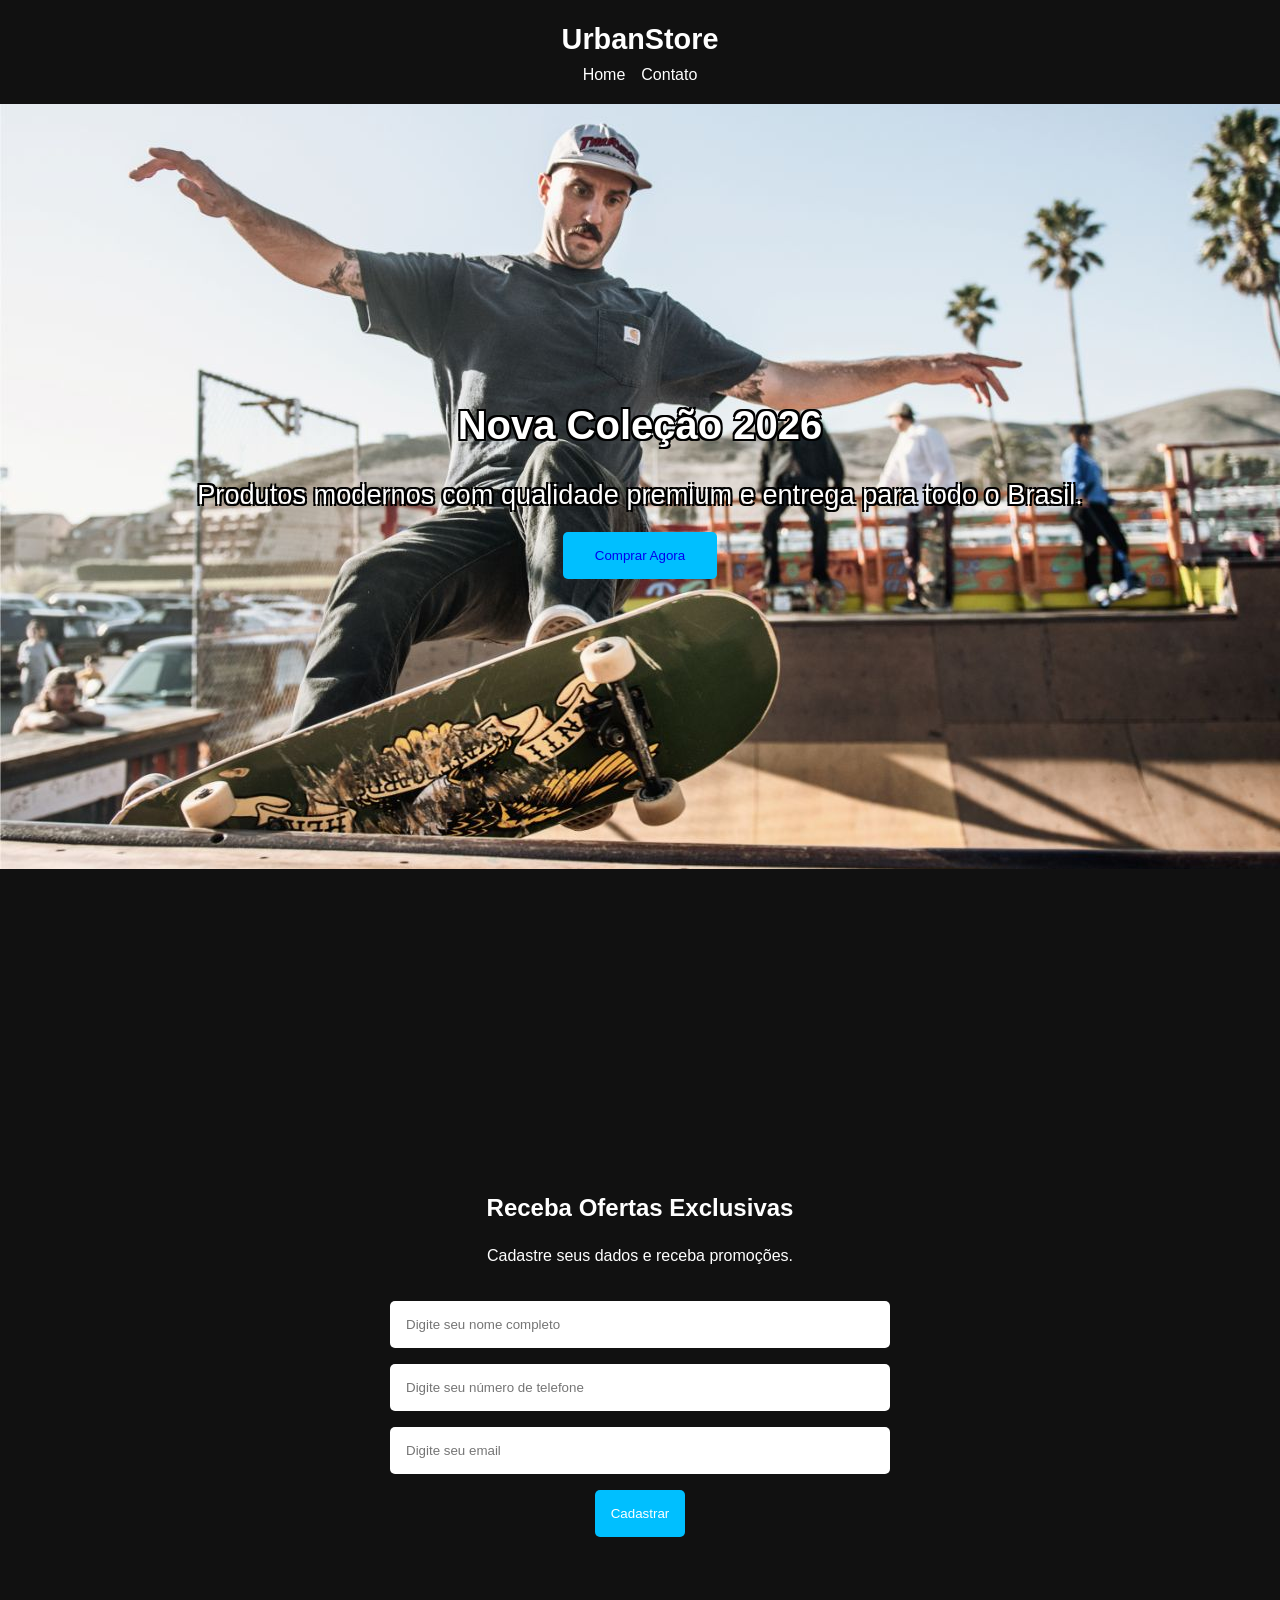
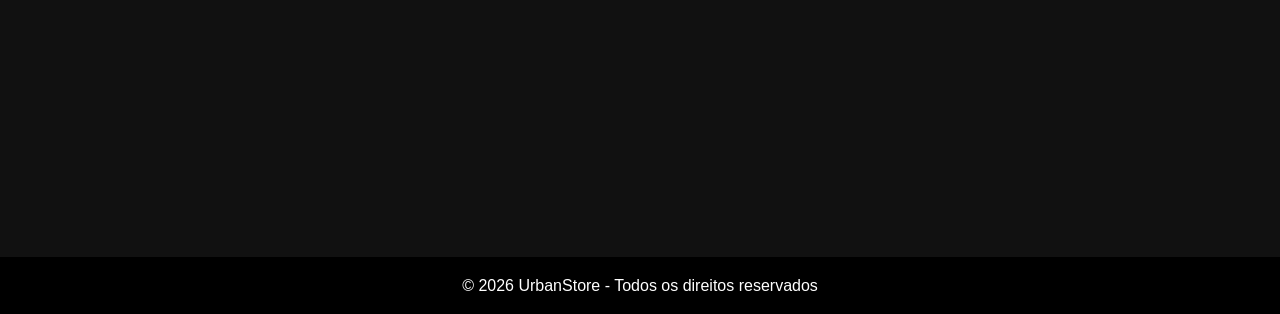
<file: trabalho_dew/index.html>
<!DOCTYPE html>
<html lang="pt-BR">
<head>
  <meta charset="UTF-8">
  <meta name="viewport" content="width=device-width, initial-scale=1.0">
  <title>UrbanStore</title>
  <link rel="stylesheet" href="style.css">
</head>
<body>

  <!-- HEADER -->
  <header class="header">

    <div class="logo">
      UrbanStore
    </div>

    <nav aria-label="Menu principal">

      <ul class="menu">

        <li><a href="#inicio">Home</a></li>
        <li><a href="#contato">Contato</a></li>

      </ul>

    </nav>

  </header>

  <!-- INICIO -->
  <section class="inicio" id="inicio">

    <div class="inicio-content">

      <h1>Nova Coleção 2026</h1>

      <p>
        Produtos modernos com qualidade premium
        e entrega para todo o Brasil.
      </p>

      <button><a href="loja.html" target="_blank">Comprar Agora</a></button>

    </div>

  </section>

  <!-- FORMULARIO -->
  <section class="formulario" id="contato">

    <h2>Receba Ofertas Exclusivas</h2>

    <p>
      Cadastre seus dados e receba promoções.
    </p>

    <form>


      <input
        type="name"
        id="name"
        placeholder="Digite seu nome completo"
        required>

      <input
        type="tel"
        id="telephone"
        placeholder="Digite seu número de telefone"
        required>

      <input
        type="email"
        id="email"
        placeholder="Digite seu email"
        required>
        

      <a href="#inicio">
        <button type="submit">Cadastrar</button>
      </a>

    </form>

  </section>

  <!-- FOOTER -->
  <footer class="footer">

    <p>
      © 2026 UrbanStore - Todos os direitos reservados
    </p>

  </footer>

</body>
</html>
</file>
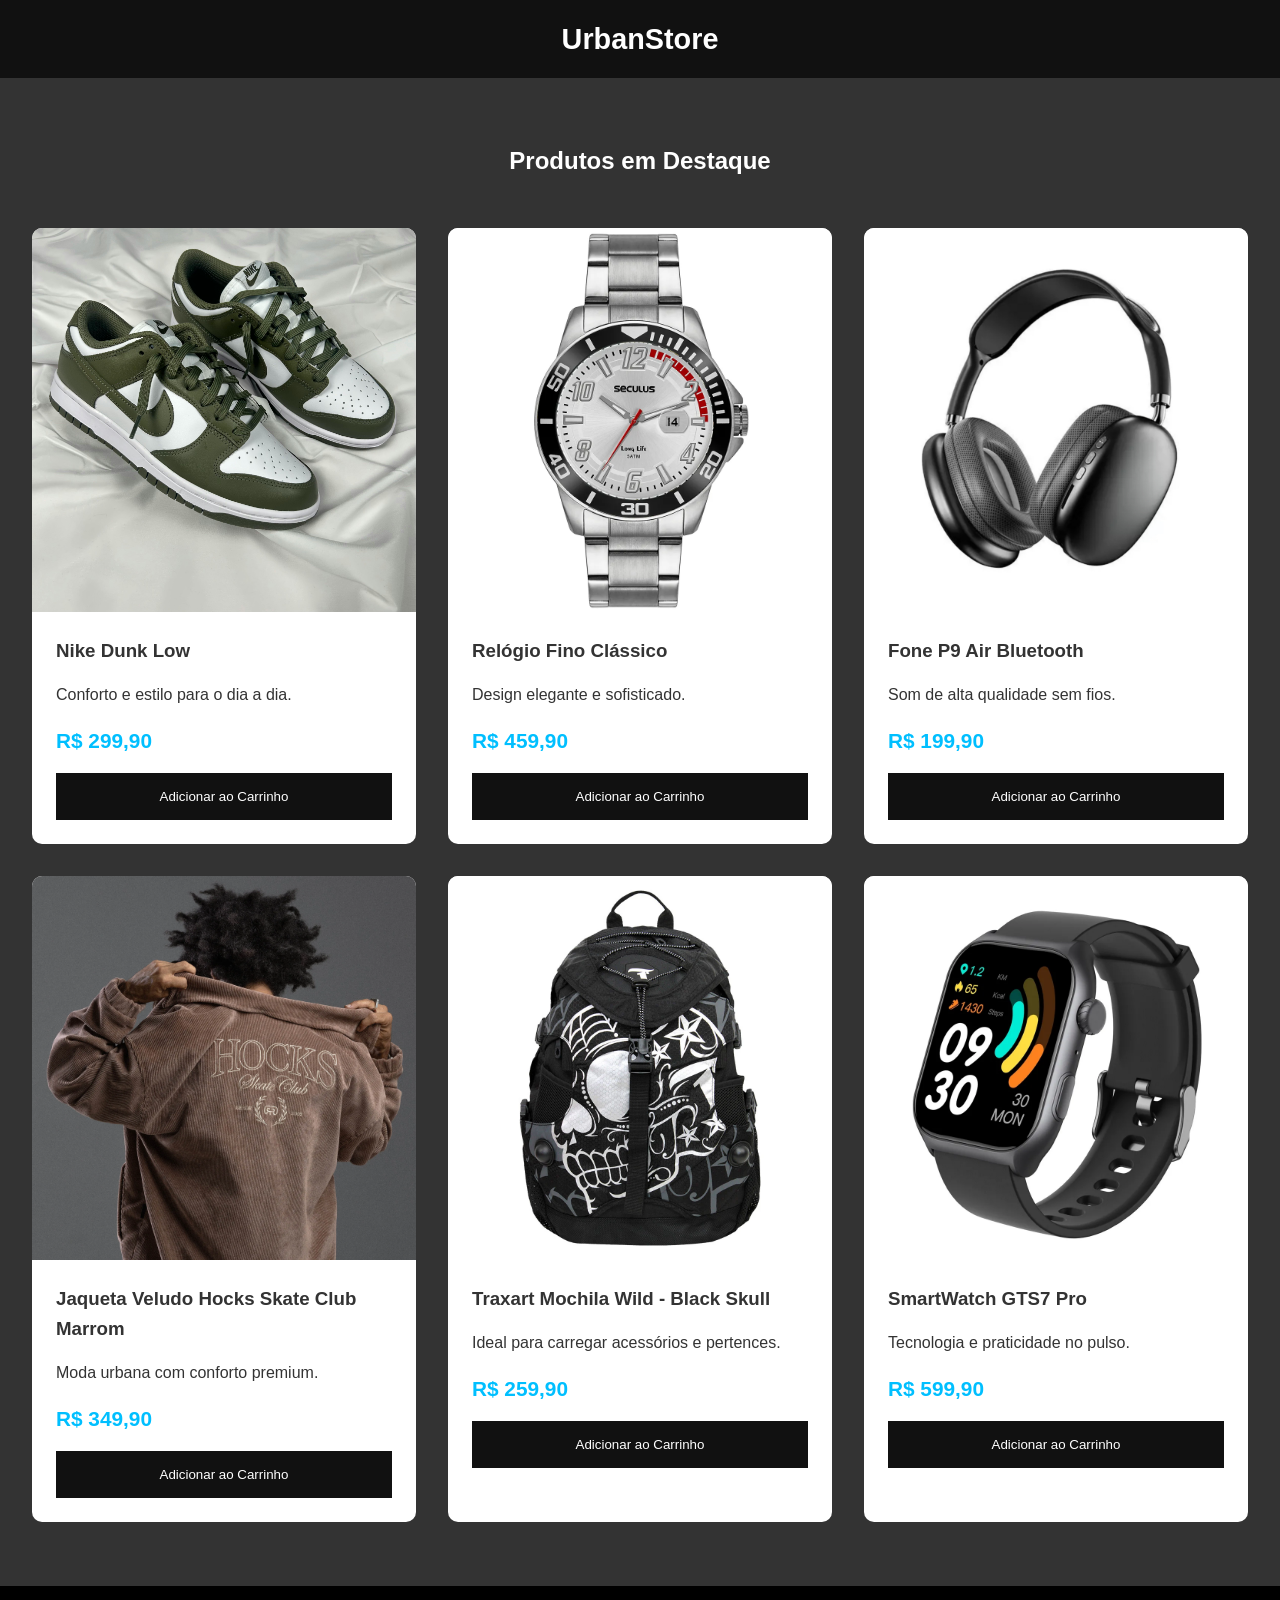
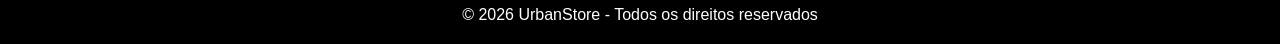
<file: trabalho_dew/loja.html>
<!DOCTYPE html>
<html lang="pt-BR">
<head>
    <meta charset="UTF-8">
    <meta name="viewport" content="width=device-width, initial-scale=1.0">
    <title>UrbanStore</title>
    <link rel="stylesheet" href="style.css">
</head>
<body>
    <!-- HEADER -->
  <header class="header">

    <div class="logo">
      UrbanStore
    </div>
  </header>

  <!-- PRODUTOS -->
  <section class="products">

    <h2>Produtos em Destaque</h2>

    <div class="products-grid">

      <!-- PRODUTO 1 -->
      <article class="product-card">

        <img
          src="imagens/dunklow.jpg"
          alt="Tênis esportivo">

        <div class="product-info">

          <h3>Nike Dunk Low</h3>

          <p>
            Conforto e estilo para o dia a dia.
          </p>

          <span class="preco">R$ 299,90</span>

          <button>Adicionar ao Carrinho</button>

        </div>

      </article>

      <!-- PRODUTO 2 -->
      <article class="product-card">

        <img
          src="imagens/relogio.png"
          alt="Relógio Fino Clássico">

        <div class="product-info">

          <h3>Relógio Fino Clássico</h3>

          <p>
            Design elegante e sofisticado.
          </p>

          <span class="preco">R$ 459,90</span>

          <button>Adicionar ao Carrinho</button>

        </div>

      </article>

      <!-- PRODUTO 3 -->
      <article class="product-card">

        <img
          src="imagens/fone.jpg"
          alt="P9 Air Bluetooth">

        <div class="product-info">

          <h3>Fone P9 Air Bluetooth</h3>

          <p>
            Som de alta qualidade sem fios.
          </p>

          <span class="preco">R$ 199,90</span>

          <button>Adicionar ao Carrinho</button>

        </div>

      </article>

      <!-- PRODUTO 4 -->
      <article class="product-card">

        <img
          src="imagens/jaqueta-veludo-hocks-skate-club-05.webp"
          alt="Jaqueta preta masculina">

        <div class="product-info">

          <h3>Jaqueta Veludo Hocks Skate Club Marrom</h3>

          <p>
            Moda urbana com conforto premium.
          </p>

          <span class="preco">R$ 349,90</span>

          <button>Adicionar ao Carrinho</button>

        </div>

      </article>

      <!-- PRODUTO 5 -->
      <article class="product-card">

        <img
          src="imagens/mochila.webp"
          alt="Mochila executiva preta">

        <div class="product-info">

          <h3>Traxart Mochila Wild - Black Skull</h3>

          <p>
            Ideal para carregar acessórios e pertences.
          </p>

          <span class="preco">R$ 259,90</span>

          <button>Adicionar ao Carrinho</button>

        </div>

      </article>

      <!-- PRODUTO 6 -->
      <article class="product-card">

        <img
          src="imagens/smart.webp"
          alt="Smartwatch moderno preto">

        <div class="product-info">

          <h3>SmartWatch GTS7 Pro</h3>

          <p>
            Tecnologia e praticidade no pulso.
          </p>

          <span class="preco">R$ 599,90</span>

          <button>Adicionar ao Carrinho</button>

        </div>

      </article>

    </div>

  </section>

<!-- FOOTER -->
  <footer class="footer">

    <p>
      © 2026 UrbanStore - Todos os direitos reservados
    </p>

  </footer>

</body>
</html>
</file>
<file: trabalho_dew/style.css>
/* RESET */

* {
  margin: 0;
  padding: 0;
  box-sizing: border-box;
}

/* MOBILE FIRST */

body {
  font-family: Arial, sans-serif;
  background: #f5f5f5;
  color: #333;
  line-height: 1.6;
}

/* ACESSIBILIDADE */

a:focus,
button:focus,
input:focus {
  outline: 3px solid #00bfff;
}

/* HEADER */

.header {
  background: #111;
  color: white;
  padding: 1rem;
  display: flex;
  flex-direction: column;
  align-items: center;
}

.logo {
  font-size: 1.8rem;
  font-weight: bold;
  text-align: center;
}

.menu {
  list-style: none;
  display: flex;
  flex-direction: column;
  gap: 1rem;
  margin-top: 1rem;
}

.menu a {
  color: white;
  text-decoration: none;
  transition: 0.3s;
}

.menu a:hover {
  color: #00bfff;
}

/* HERO */

.inicio {
  height: 85vh;

  background-image: url("imagens/roupa.jpeg");

  background-size: cover;
  background-position: center;

  display: flex;
  justify-content: center;
  align-items: center;

  text-align: center;
  padding: 2rem;
}

.inicio-content {
  color: white;
  animation: fade 2s ease;
}

a {
    text-decoration: none;
}

.inicio h1 {
  font-size: 2.5rem;
  color: white;

  text-shadow:
    -2px -2px 0 black,
     2px -2px 0 black,
    -2px  2px 0 black,
     2px  2px 0 black;
}

.inicio p {
  margin: 1rem 0;
  font-size: 1.7rem;
  color: white;

  text-shadow:
    -2px -2px 0 black,
     2px -2px 0 black,
    -2px  2px 0 black,
     2px  2px 0 black;
}

.inicio button {
  padding: 1rem 2rem;
  border: none;
  background: #00bfff;
  color: white;
  cursor: pointer;
  border-radius: 5px;
  transition: 0.3s;
  text-decoration: none;
}

.inicio button:hover {
  transform: scale(1.05);
}

/* PRODUTOS */

.products {
  padding: 4rem 2rem;
  background-color: #333;
}

.products h2 {
  text-align: center;
  margin-bottom: 3rem;
  color: white;
}

.products-grid {

  display: grid;

  grid-template-columns: 1fr;

  gap: 2rem;
}

.product-card {
  background: white;
  border-radius: 10px;
  overflow: hidden;

  transition: 0.3s;
}

.product-card:hover {
  transform: translateY(-10px);
}

.product-card img {
  width: 100%;
  display: block;
}

.product-info {
  padding: 1.5rem;
}

.product-info h3 {
  margin-bottom: 1rem;
}

.product-info p {
  margin-bottom: 1rem;
}

.preco {
  display: block;
  font-size: 1.3rem;
  font-weight: bold;
  margin-bottom: 1rem;
  color: #00bfff;
}

.product-info button {
  width: 100%;
  padding: 1rem;

  border: none;

  background: #111;
  color: white;

  cursor: pointer;

  transition: 0.3s;
}

.product-info button:hover {
  background: #00bfff;
}

/* NEWSLETTER */

.formulario {
  background: #111;
  color: white;
  text-align: center;

  padding: 20rem 2rem;
}

.formulario h2 {
  margin-bottom: 1rem;
}

.formulario p {
  margin-bottom: 2rem;
}

form {
  max-width: 500px;
  margin: auto;

  display: flex;
  flex-direction: column;

  gap: 1rem;
}

input {
  padding: 1rem;
  border: none;
  border-radius: 5px;
}

form button {
  padding: 1rem;

  border: none;

  background: #00bfff;
  color: white;

  cursor: pointer;

  border-radius: 5px;

  transition: 0.3s;
}

form button:hover {
  background: #0099cc;
}

/* FOOTER */

.footer {
  background: #000;
  color: white;
  text-align: center;

  padding: 1rem;
}

/* ANIMAÇÃO */

@keyframes fade {

  from {
    opacity: 0;
    transform: translateY(30px);
  }

  to {
    opacity: 1;
    transform: translateY(0);
  }

}

/* TABLET */

@media (min-width: 768px) {

  .header {
    display: flex;
    justify-content: space-between;
    align-items: center;
  }

  .menu {
    flex-direction: row;
    margin-top: 0;
  }

  .products-grid {
    grid-template-columns: repeat(2, 1fr);
  }

}

/* DESKTOP */

@media (min-width: 1024px) {

  .hero h1 {
    font-size: 4rem;
  }

  .products-grid {
    grid-template-columns: repeat(3, 1fr);
  }

}
</file>
